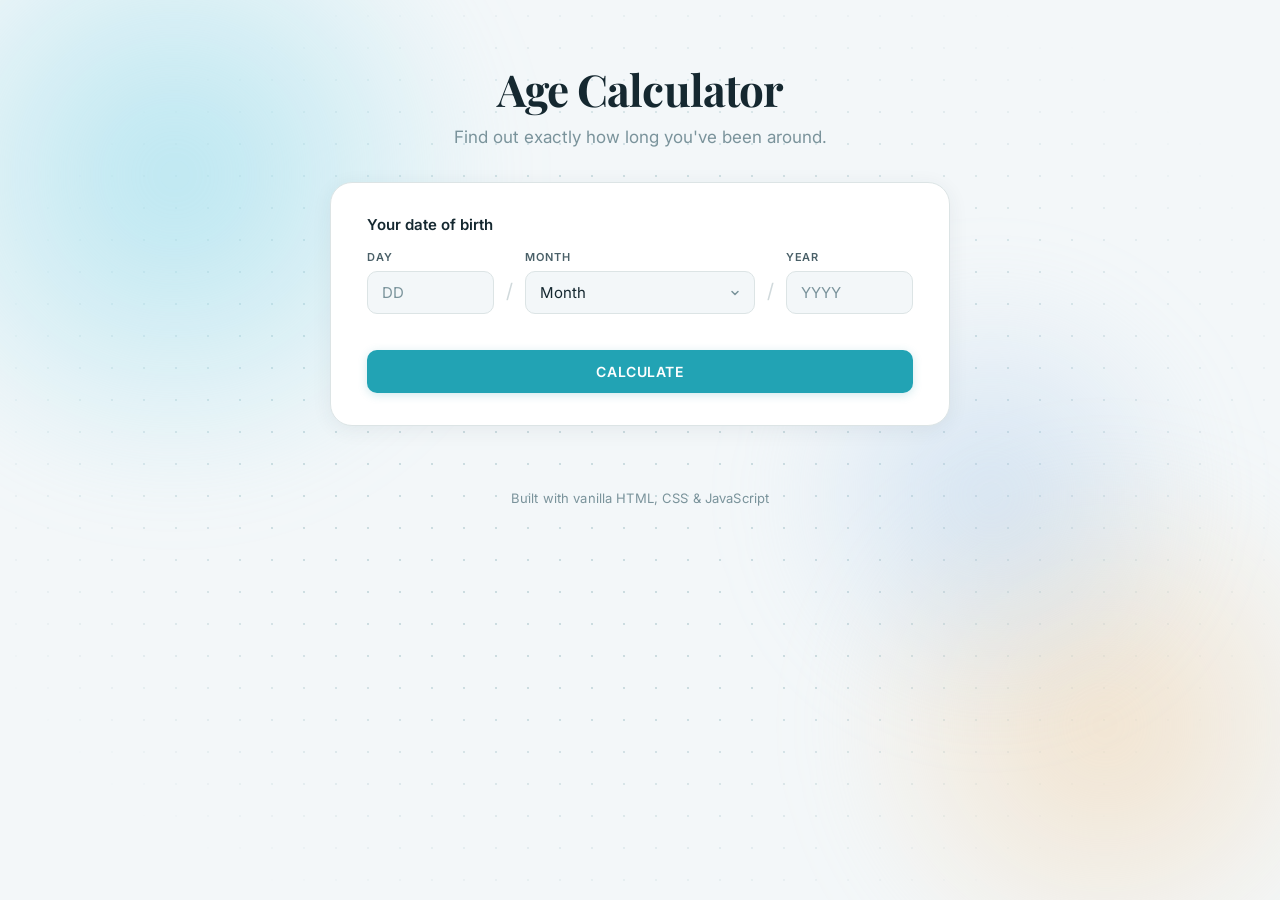
<file: AgeCalculator/index.html>
<!DOCTYPE html>
<html lang="en">
<head>
    <meta charset="UTF-8">
    <meta name="viewport" content="width=device-width, initial-scale=1.0">
    <meta name="description" content="Calculate your exact age in years, months, and days with a detailed lifetime breakdown.">
    <title>Age Calculator — Know Your Numbers</title>
    <link rel="preconnect" href="https://fonts.googleapis.com">
    <link rel="preconnect" href="https://fonts.gstatic.com" crossorigin>
    <link href="https://fonts.googleapis.com/css2?family=Inter:wght@400;500;600;700&family=Playfair+Display:ital,wght@0,400;0,700;1,400&display=swap" rel="stylesheet">
    <link rel="stylesheet" href="style.css">
</head>
<body>
    <!-- Decorative dots -->
    <div class="bg-dots" aria-hidden="true"></div>
    <div class="orb orb--teal" aria-hidden="true"></div>
    <div class="orb orb--warm" aria-hidden="true"></div>
    <div class="orb orb--blue" aria-hidden="true"></div>

    <main class="page">
        <!-- Hero / Input Section -->
        <section class="hero">
            <div class="hero-inner">
                <header class="header">
                    <h1 class="title">Age Calculator</h1>
                    <p class="subtitle">Find out exactly how long you've been around.</p>
                </header>

                <form id="ageForm" class="form-card" autocomplete="off" novalidate>
                    <span class="form-label">Your date of birth</span>
                    <div class="input-row">
                        <div class="field">
                            <label for="day">Day</label>
                            <input type="text" id="day" inputmode="numeric" placeholder="DD" maxlength="2">
                        </div>
                        <span class="sep" aria-hidden="true">/</span>
                        <div class="field field--month">
                            <label for="month">Month</label>
                            <div class="select-wrap">
                                <select id="month">
                                    <option value="" disabled selected>Month</option>
                                    <option value="1">January</option>
                                    <option value="2">February</option>
                                    <option value="3">March</option>
                                    <option value="4">April</option>
                                    <option value="5">May</option>
                                    <option value="6">June</option>
                                    <option value="7">July</option>
                                    <option value="8">August</option>
                                    <option value="9">September</option>
                                    <option value="10">October</option>
                                    <option value="11">November</option>
                                    <option value="12">December</option>
                                </select>
                                <svg class="select-arrow" width="12" height="12" viewBox="0 0 12 12" fill="none">
                                    <path d="M3 4.5L6 7.5L9 4.5" stroke="currentColor" stroke-width="1.5" stroke-linecap="round" stroke-linejoin="round"/>
                                </svg>
                            </div>
                        </div>
                        <span class="sep" aria-hidden="true">/</span>
                        <div class="field">
                            <label for="year">Year</label>
                            <input type="text" id="year" inputmode="numeric" placeholder="YYYY" maxlength="4">
                        </div>
                    </div>
                    <p id="errorMsg" class="error-msg" role="alert"></p>
                    <button type="submit" id="calculateBtn" class="btn">Calculate</button>
                </form>
            </div>
        </section>

        <!-- Results Section (full-width) -->
        <section id="results" class="results" aria-live="polite">
            <div class="results-inner">
                <!-- Left: Primary Age -->
                <div class="age-card">
                    <span class="section-label">Your Exact Age</span>
                    <div class="age-primary">
                        <div class="age-block">
                            <span id="ageYears" class="age-num">0</span>
                            <span class="age-tag">years</span>
                        </div>
                        <div class="age-block">
                            <span id="ageMonths" class="age-num">0</span>
                            <span class="age-tag">months</span>
                        </div>
                        <div class="age-block">
                            <span id="ageDays" class="age-num">0</span>
                            <span class="age-tag">days</span>
                        </div>
                    </div>
                    <div class="next-bday-bar">
                        <svg width="16" height="16" viewBox="0 0 16 16" fill="none"><path d="M8 1v3M4.5 5.5C4.5 4.12 5.62 3 7 3h2c1.38 0 2.5 1.12 2.5 2.5V6H4.5v-.5zM3 6h10v2.5c0 .83-.67 1.5-1.5 1.5h-7C3.67 10 3 9.33 3 8.5V6zM2 10h12v3.5c0 .83-.67 1.5-1.5 1.5h-9c-.83 0-1.5-.67-1.5-1.5V10z" stroke="currentColor" stroke-width="1.2" stroke-linecap="round" stroke-linejoin="round"/></svg>
                        <span>Next birthday in <strong id="nextBday">0</strong> days</span>
                    </div>
                    <!-- Born day & Zodiac inside age card -->
                    <div class="info-row">
                        <div class="info-chip">
                            <span class="info-label">Born on</span>
                            <span id="bornDay" class="info-value">--</span>
                        </div>
                        <div class="info-chip">
                            <span class="info-label">Zodiac</span>
                            <span id="zodiac" class="info-value">--</span>
                        </div>
                    </div>
                </div>

                <!-- Right: Stats -->
                <div class="stats-panel">
                    <h2 class="section-heading">Since you arrived...</h2>
                    <div class="stats-grid">
                        <div class="stat">
                            <div class="stat-icon stat-icon--days">
                                <svg width="18" height="18" viewBox="0 0 24 24" fill="none" stroke="currentColor" stroke-width="2" stroke-linecap="round" stroke-linejoin="round"><circle cx="12" cy="12" r="5"/><line x1="12" y1="1" x2="12" y2="3"/><line x1="12" y1="21" x2="12" y2="23"/><line x1="4.22" y1="4.22" x2="5.64" y2="5.64"/><line x1="18.36" y1="18.36" x2="19.78" y2="19.78"/><line x1="1" y1="12" x2="3" y2="12"/><line x1="21" y1="12" x2="23" y2="12"/><line x1="4.22" y1="19.78" x2="5.64" y2="18.36"/><line x1="18.36" y1="5.64" x2="19.78" y2="4.22"/></svg>
                            </div>
                            <span id="totalDays" class="stat-num">0</span>
                            <span class="stat-tag">Total Days</span>
                        </div>
                        <div class="stat">
                            <div class="stat-icon stat-icon--weeks">
                                <svg width="18" height="18" viewBox="0 0 24 24" fill="none" stroke="currentColor" stroke-width="2" stroke-linecap="round" stroke-linejoin="round"><path d="M2 6s1.5-2 5-2 5 2 5 2 1.5 2 5 2 5-2 5-2"/><path d="M2 12s1.5-2 5-2 5 2 5 2 1.5 2 5 2 5-2 5-2"/><path d="M2 18s1.5-2 5-2 5 2 5 2 1.5 2 5 2 5-2 5-2"/></svg>
                            </div>
                            <span id="totalWeeks" class="stat-num">0</span>
                            <span class="stat-tag">Total Weeks</span>
                        </div>
                        <div class="stat">
                            <div class="stat-icon stat-icon--hours">
                                <svg width="18" height="18" viewBox="0 0 24 24" fill="none" stroke="currentColor" stroke-width="2" stroke-linecap="round" stroke-linejoin="round"><circle cx="12" cy="12" r="10"/><polyline points="12 6 12 12 16 14"/></svg>
                            </div>
                            <span id="totalHours" class="stat-num">0</span>
                            <span class="stat-tag">Total Hours</span>
                        </div>
                        <div class="stat">
                            <div class="stat-icon stat-icon--minutes">
                                <svg width="18" height="18" viewBox="0 0 24 24" fill="none" stroke="currentColor" stroke-width="2" stroke-linecap="round" stroke-linejoin="round"><polygon points="13 2 3 14 12 14 11 22 21 10 12 10 13 2"/></svg>
                            </div>
                            <span id="totalMinutes" class="stat-num">0</span>
                            <span class="stat-tag">Total Minutes</span>
                        </div>
                    </div>
                </div>
            </div>
        </section>

        <footer class="footer">
            <p>Built with vanilla HTML, CSS & JavaScript</p>
        </footer>
    </main>

    <script src="script.js"></script>
</body>
</html>
</file>
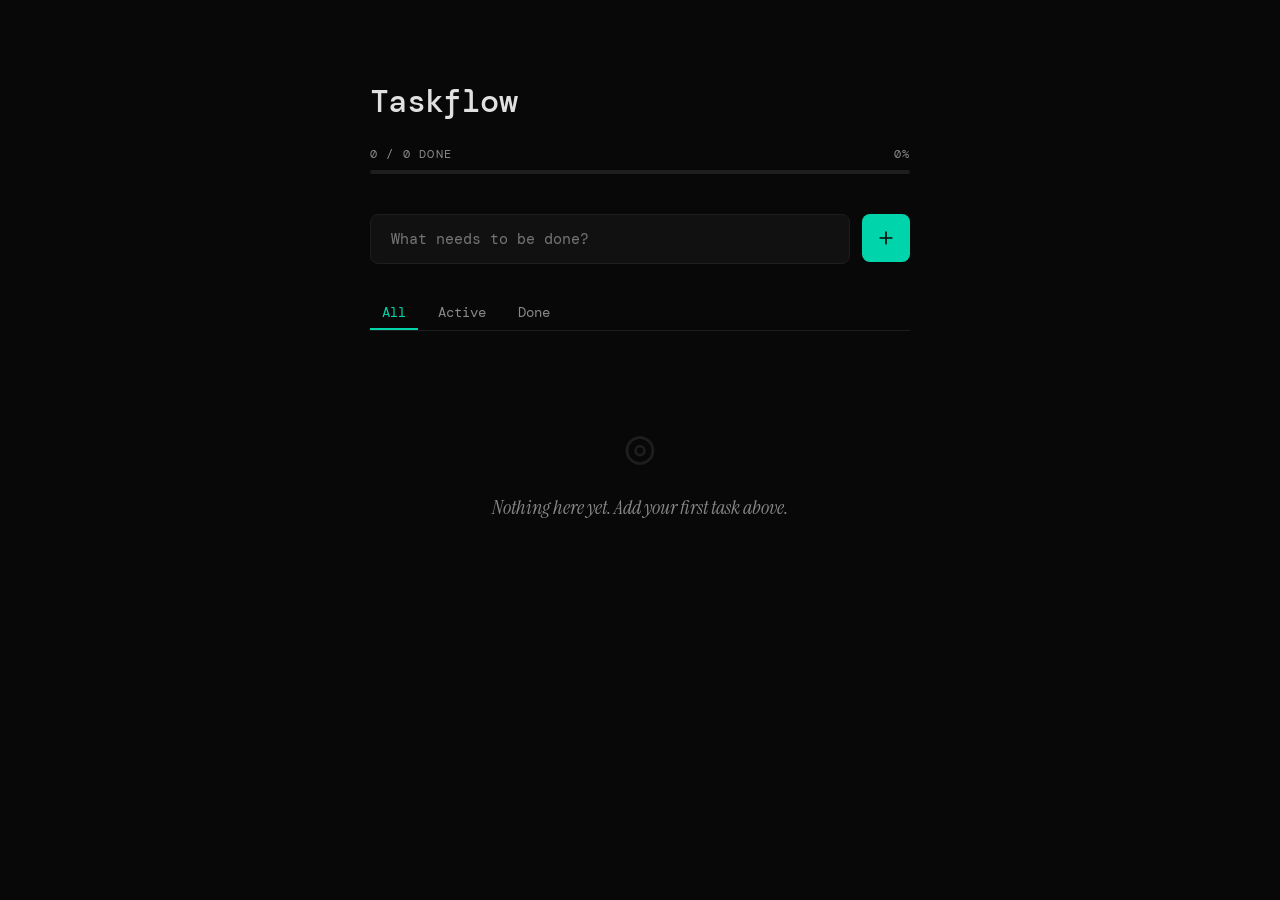
<file: ToDoList/index.html>
<!DOCTYPE html>
<html lang="en">
<head>
    <meta charset="UTF-8">
    <meta name="viewport" content="width=device-width, initial-scale=1.0">
    <title>Taskflow — Premium To-Do</title>
    <meta name="description" content="A cinematic, high-performance to-do list manager for focused productivity.">
    
    <!-- Fonts -->
    <link rel="preconnect" href="https://fonts.googleapis.com">
    <link rel="preconnect" href="https://fonts.gstatic.com" crossorigin>
    <link href="https://fonts.googleapis.com/css2?family=DM+Mono:ital,wght@0,300;0,400;0,500;1,300;1,400;1,500&family=Instrument+Serif:ital@0;1&display=swap" rel="stylesheet">
    
    <link rel="icon" type="image/svg+xml" href="data:image/svg+xml,<svg xmlns=%22http://www.w3.org/2000/svg%22 viewBox=%220 0 100 100%22><text y=%22.9em%22 font-size=%2290%22>◎</text></svg>">
    
    <link rel="stylesheet" href="style.css">
</head>
<body>
    <div class="grid-background"></div>
    
    <main class="app-container">
        <header class="app-header">
            <h1 class="app-title">Taskflow</h1>
            
            <div class="progress-section">
                <div class="progress-info">
                    <span id="progress-text">0 / 0 done</span>
                    <span id="progress-percentage">0%</span>
                </div>
                <div class="progress-bar-container">
                    <div id="progress-fill" class="progress-bar-fill"></div>
                </div>
            </div>
        </header>

        <section class="input-section">
            <div class="input-wrapper">
                <input type="text" id="task-input" placeholder="What needs to be done?" maxlength="120" autocomplete="off">
                <button id="add-task-btn" aria-label="Add Task">
                    <svg width="20" height="20" viewBox="0 0 24 24" fill="none" stroke="currentColor" stroke-width="2" stroke-linecap="round" stroke-linejoin="round"><line x1="12" y1="5" x2="12" y2="19"></line><line x1="5" y1="12" x2="19" y2="12"></line></svg>
                </button>
            </div>
        </section>

        <nav class="filter-nav">
            <button class="filter-btn active" data-filter="all">All</button>
            <button class="filter-btn" data-filter="active">Active</button>
            <button class="filter-btn" data-filter="done">Done</button>
        </nav>

        <ul id="task-list" class="task-list">
            <!-- Tasks will be rendered here -->
        </ul>

        <div id="empty-state" class="empty-state hidden">
            <div class="empty-icon">◎</div>
            <p id="empty-message" class="empty-message">Nothing here yet. Add your first task above.</p>
        </div>
    </main>

    <script src="script.js"></script>
</body>
</html>
</file>
<file: AgeCalculator/style.css>
/* ── Reset ───────────────────────────────────────────────── */

*, *::before, *::after {
    margin: 0;
    padding: 0;
    box-sizing: border-box;
}

html {
    scroll-behavior: smooth;
}

/* ── Tokens ──────────────────────────────────────────────── */

:root {
    --bg: #f3f7f9;
    --surface: #ffffff;
    --surface-tint: hsl(191, 48%, 93%);
    --border: hsl(190, 16%, 88%);
    --border-focus: hsl(187, 60%, 50%);
    --text: #152830;
    --text-secondary: #4a6068;
    --text-dim: #7a939b;
    --primary: hsl(187, 68%, 42%);
    --primary-hover: hsl(187, 68%, 36%);
    --primary-light: hsl(191, 50%, 92%);
    --error: #c44;
    --radius: 14px;
    --radius-lg: 22px;
    --shadow-sm: 0 1px 3px hsl(190 30% 20% / 0.04);
    --shadow: 0 2px 10px hsl(190 30% 20% / 0.06);
    --shadow-md: 0 4px 20px hsl(190 30% 20% / 0.07);
    --shadow-lg: 0 8px 32px hsl(190 30% 20% / 0.09);

    --font-sans: 'Inter', system-ui, -apple-system, sans-serif;
    --font-serif: 'Playfair Display', Georgia, 'Times New Roman', serif;
}

@media (prefers-color-scheme: dark) {
    :root {
        --bg: #091013;
        --surface: #111b1f;
        --surface-tint: #142125;
        --border: #1f3036;
        --border-focus: hsl(187, 50%, 45%);
        --text: #ecf3f5;
        --text-secondary: #9cb1b8;
        --text-dim: #6b828a;
        --primary: hsl(187, 60%, 45%);
        --primary-hover: hsl(187, 60%, 55%);
        --primary-light: #162a30;
        --error: #e56565;
        --shadow-sm: 0 1px 3px rgba(0, 0, 0, 0.4);
        --shadow: 0 2px 10px rgba(0, 0, 0, 0.5);
        --shadow-md: 0 4px 20px rgba(0, 0, 0, 0.6);
        --shadow-lg: 0 8px 32px rgba(0, 0, 0, 0.7);
    }

    .bg-dots {
        background-image: radial-gradient(circle, hsl(190 25% 65% / 0.15) 1px, transparent 1px);
    }

    .orb--teal {
        background: radial-gradient(circle, hsl(187 80% 40% / 0.12), transparent 70%);
    }

    .orb--warm {
        background: radial-gradient(circle, hsl(34 70% 60% / 0.12), transparent 70%);
    }

    .orb--blue {
        background: radial-gradient(circle, hsl(210 60% 60% / 0.1), transparent 70%);
    }

    .age-card,
    .stat {
        border-color: var(--border);
    }

    .next-bday-bar,
    .info-chip {
        background: hsl(191 30% 18% / 0.6);
    }
}

/* ── Base ────────────────────────────────────────────────── */

body {
    font-family: var(--font-sans);
    background: var(--bg);
    color: var(--text);
    min-height: 100vh;
    -webkit-font-smoothing: antialiased;
    -moz-osx-font-smoothing: grayscale;
    overflow-x: hidden;
}

::selection {
    background: var(--primary);
    color: #fff;
}

/* ── Decorative Background ───────────────────────────────── */

.bg-dots {
    position: fixed;
    inset: 0;
    z-index: 0;
    pointer-events: none;
    background-image: radial-gradient(circle, hsl(190 25% 65% / 0.4) 1px, transparent 1px);
    background-size: 32px 32px;
    mask-image: radial-gradient(ellipse at center, black 40%, transparent 80%);
    -webkit-mask-image: radial-gradient(ellipse at center, black 40%, transparent 80%);
}

.orb {
    position: fixed;
    border-radius: 50%;
    pointer-events: none;
    z-index: 0;
    filter: blur(40px);
    animation: float 20s ease-in-out infinite alternate;
}

.orb--teal {
    width: 650px;
    height: 650px;
    background: radial-gradient(circle, hsl(191 70% 75% / 0.6), transparent 70%);
    top: -150px;
    left: -150px;
    animation-delay: 0s;
}

.orb--warm {
    width: 550px;
    height: 550px;
    background: radial-gradient(circle, hsl(34 70% 82% / 0.6), transparent 70%);
    bottom: -100px;
    right: -100px;
    animation-delay: -5s;
}

.orb--blue {
    width: 450px;
    height: 450px;
    background: radial-gradient(circle, hsl(210 60% 82% / 0.5), transparent 70%);
    top: 30%;
    right: 5%;
    animation-delay: -10s;
}

@keyframes float {
    0% {
        transform: translate(0, 0) scale(1);
    }
    100% {
        transform: translate(30px, 40px) scale(1.1);
    }
}

/* ── Page Layout ─────────────────────────────────────────── */

.page {
    position: relative;
    z-index: 1;
    min-height: 100vh;
    display: flex;
    flex-direction: column;
    align-items: center;
}

/* ── Hero Section (Form) ─────────────────────────────────── */

.hero {
    width: 100%;
    display: flex;
    justify-content: center;
    padding: 4rem 2rem 2rem;
}

.hero-inner {
    width: 100%;
    max-width: 620px;
}

/* ── Header ──────────────────────────────────────────────── */

.header {
    text-align: center;
    margin-bottom: 2rem;
}

.title {
    font-family: var(--font-serif);
    font-size: 2.75rem;
    font-weight: 700;
    letter-spacing: -0.02em;
    line-height: 1.15;
    color: var(--text);
}

.subtitle {
    font-family: var(--font-sans);
    font-size: 1.0625rem;
    color: var(--text-dim);
    font-weight: 400;
    margin-top: 0.625rem;
    line-height: 1.5;
}

/* ── Form Card ───────────────────────────────────────────── */

.form-card {
    background: var(--surface);
    border: 1px solid var(--border);
    border-radius: var(--radius-lg);
    padding: 2rem 2.25rem;
    box-shadow: var(--shadow-md);
}

.form-label {
    display: block;
    font-size: 0.9375rem;
    font-weight: 600;
    color: var(--text);
    margin-bottom: 1rem;
}

/* ── Input Row ───────────────────────────────────────────── */

.input-row {
    display: flex;
    align-items: flex-end;
    gap: 0.75rem;
}

.field {
    flex: 1;
}

.field--month {
    flex: 1.8;
}

.field label {
    display: block;
    font-size: 0.6875rem;
    font-weight: 600;
    text-transform: uppercase;
    letter-spacing: 0.08em;
    color: var(--text-secondary);
    margin-bottom: 0.4375rem;
}

.field input,
.field select {
    width: 100%;
    background: var(--bg);
    border: 1.5px solid var(--border);
    border-radius: 10px;
    color: var(--text);
    font-family: var(--font-sans);
    font-size: 0.9375rem;
    padding: 0.6875rem 0.875rem;
    outline: none;
    transition: border-color 0.2s ease, box-shadow 0.2s ease;
}

.field input::placeholder {
    color: var(--text-dim);
}

.field input:focus,
.field select:focus {
    border-color: var(--border-focus);
    box-shadow: 0 0 0 3px hsl(187 60% 50% / 0.12);
}

.field input.invalid,
.field select.invalid {
    border-color: var(--error);
    box-shadow: 0 0 0 3px hsl(0 60% 50% / 0.08);
}

/* ── Custom Select ───────────────────────────────────────── */

.select-wrap {
    position: relative;
}

.select-wrap select {
    appearance: none;
    -webkit-appearance: none;
    cursor: pointer;
    padding-right: 2.5rem;
}

.select-wrap select option {
    background: var(--surface);
    color: var(--text);
}

.select-arrow {
    position: absolute;
    right: 0.875rem;
    top: 50%;
    transform: translateY(-50%);
    color: var(--text-dim);
    pointer-events: none;
}

/* ── Separator ───────────────────────────────────────────── */

.sep {
    color: var(--text-dim);
    opacity: 0.35;
    font-size: 1.25rem;
    padding-bottom: 0.6875rem;
    user-select: none;
    flex-shrink: 0;
}

/* ── Error ────────────────────────────────────────────────── */

.error-msg {
    font-size: 0.8125rem;
    color: var(--error);
    min-height: 1.25rem;
    margin-top: 0.625rem;
    opacity: 0;
    transition: opacity 0.2s ease;
}

.error-msg.visible {
    opacity: 1;
}

/* ── Button ──────────────────────────────────────────────── */

.btn {
    display: block;
    width: 100%;
    padding: 0.8125rem;
    margin-top: 0.375rem;
    background: var(--primary);
    border: none;
    border-radius: 10px;
    color: #fff;
    font-family: var(--font-sans);
    font-size: 0.875rem;
    font-weight: 600;
    letter-spacing: 0.04em;
    text-transform: uppercase;
    cursor: pointer;
    transition: background 0.2s ease, transform 0.15s ease, box-shadow 0.2s ease;
    box-shadow: 0 2px 10px hsl(187 60% 42% / 0.22);
}

.btn:hover {
    background: var(--primary-hover);
    box-shadow: 0 4px 16px hsl(187 60% 42% / 0.32);
    transform: translateY(-1px);
}

.btn:active {
    transform: translateY(0) scale(0.995);
}

/* ── Results Section ─────────────────────────────────────── */

.results {
    width: 100%;
    display: none;
    padding: 0 2rem 2rem;
}

.results.visible {
    display: block;
    animation: fadeUp 0.5s cubic-bezier(0.16, 1, 0.3, 1) forwards;
}

.results-inner {
    max-width: 1100px;
    margin: 0 auto;
    display: grid;
    grid-template-columns: 1fr 1fr;
    gap: 1.25rem;
    align-items: start;
}

/* ── Section Label ───────────────────────────────────────── */

.section-label {
    display: block;
    font-family: var(--font-sans);
    font-size: 0.75rem;
    font-weight: 700;
    text-transform: uppercase;
    letter-spacing: 0.2em;
    color: var(--primary);
    margin-bottom: 1.25rem;
}

.section-heading {
    font-family: var(--font-serif);
    font-size: 1.625rem;
    font-weight: 400;
    font-style: italic;
    color: var(--text);
    margin-bottom: 1rem;
    letter-spacing: -0.01em;
}

/* ── Age Card (Left Column) ──────────────────────────────── */

.age-card {
    background: var(--surface-tint);
    border: 1px solid hsl(190 28% 86%);
    border-radius: var(--radius-lg);
    padding: 2rem 2.25rem;
    box-shadow: var(--shadow-sm);
}

.age-primary {
    display: flex;
    justify-content: flex-start;
    align-items: baseline;
    gap: 0.5rem;
    flex-wrap: wrap;
}

.age-block {
    display: flex;
    align-items: baseline;
    gap: 0.375rem;
    margin-right: 0.75rem;
}

.age-num {
    font-family: var(--font-serif);
    font-size: 3.5rem;
    font-weight: 700;
    line-height: 1;
    letter-spacing: -0.03em;
    color: var(--text);
}

.age-tag {
    font-family: var(--font-sans);
    font-size: 1.0625rem;
    font-weight: 400;
    color: var(--text-secondary);
}

/* ── Next Birthday Bar ───────────────────────────────────── */

.next-bday-bar {
    display: flex;
    align-items: center;
    gap: 0.5rem;
    margin-top: 1.25rem;
    padding: 0.625rem 1rem;
    background: hsl(190 30% 88% / 0.6);
    border-radius: 10px;
    font-size: 0.875rem;
    color: var(--text-secondary);
}

.next-bday-bar svg {
    flex-shrink: 0;
    color: var(--primary);
}

.next-bday-bar strong {
    color: var(--primary);
    font-weight: 700;
}

/* ── Info Row (inside age card) ───────────────────────────── */

.info-row {
    display: flex;
    gap: 0.625rem;
    margin-top: 1rem;
}

.info-chip {
    flex: 1;
    background: hsl(190 30% 88% / 0.4);
    border-radius: 10px;
    padding: 0.75rem 1rem;
    display: flex;
    flex-direction: column;
    opacity: 0;
}

.results.visible .info-chip {
    animation: fadeSlideIn 0.4s ease forwards;
    animation-delay: 0.3s;
}

.info-label {
    font-size: 0.6875rem;
    font-weight: 600;
    text-transform: uppercase;
    letter-spacing: 0.06em;
    color: var(--text-dim);
}

.info-value {
    font-family: var(--font-serif);
    font-size: 1.25rem;
    font-weight: 400;
    color: var(--text);
    margin-top: 0.125rem;
}

/* ── Stats Panel (Right Column) ──────────────────────────── */

.stats-panel {
    padding-top: 0.25rem;
}

.stats-grid {
    display: grid;
    grid-template-columns: 1fr 1fr;
    gap: 0.75rem;
}

.stat {
    background: var(--primary-light);
    border: 1px solid hsl(190 28% 86%);
    border-radius: var(--radius);
    padding: 1.125rem 1rem 1.25rem;
    display: flex;
    flex-direction: column;
    opacity: 0;
    transition: transform 0.2s ease, box-shadow 0.2s ease;
}

.stat:hover {
    transform: translateY(-3px);
    box-shadow: var(--shadow);
}

.results.visible .stat {
    animation: fadeSlideIn 0.4s ease forwards;
}

.results.visible .stat:nth-child(1) { animation-delay: 0.06s; }
.results.visible .stat:nth-child(2) { animation-delay: 0.12s; }
.results.visible .stat:nth-child(3) { animation-delay: 0.18s; }
.results.visible .stat:nth-child(4) { animation-delay: 0.24s; }

/* ── Stat Icon ───────────────────────────────────────────── */

.stat-icon {
    width: 34px;
    height: 34px;
    border-radius: 50%;
    display: flex;
    align-items: center;
    justify-content: center;
    margin-bottom: 0.75rem;
    color: var(--primary);
}

.stat-icon--days   { background: hsl(191 45% 86%); }
.stat-icon--weeks  { background: hsl(187 45% 86%); }
.stat-icon--hours  { background: hsl(195 35% 88%); }
.stat-icon--minutes { background: hsl(191 40% 87%); }

/* ── Stat Text ───────────────────────────────────────────── */

.stat-num {
    font-family: var(--font-serif);
    font-size: 1.75rem;
    font-weight: 700;
    letter-spacing: -0.02em;
    line-height: 1.15;
    color: var(--text);
}

.stat-tag {
    font-family: var(--font-sans);
    font-size: 0.6875rem;
    font-weight: 600;
    text-transform: uppercase;
    letter-spacing: 0.06em;
    color: var(--text-dim);
    margin-top: 0.25rem;
}

/* ── Footer ──────────────────────────────────────────────── */

.footer {
    padding: 2rem 2rem 2.5rem;
    text-align: center;
    width: 100%;
}

.footer p {
    font-size: 0.8125rem;
    color: var(--text-dim);
    letter-spacing: 0.01em;
}

/* ── Animations ──────────────────────────────────────────── */

@keyframes fadeUp {
    from {
        opacity: 0;
        transform: translateY(16px);
    }
    to {
        opacity: 1;
        transform: translateY(0);
    }
}

@keyframes fadeSlideIn {
    from { opacity: 0; transform: translateY(10px); }
    to { opacity: 1; transform: translateY(0); }
}

/* ── Responsive ──────────────────────────────────────────── */

@media (max-width: 900px) {
    .results-inner {
        grid-template-columns: 1fr;
        max-width: 620px;
    }

    .stats-grid {
        grid-template-columns: repeat(4, 1fr);
    }
}

@media (max-width: 600px) {
    .hero {
        padding: 2.5rem 1rem 1.5rem;
    }

    .results {
        padding: 0 1rem 1.5rem;
    }

    .title {
        font-size: 2rem;
    }

    .form-card {
        padding: 1.5rem;
    }

    .input-row {
        flex-wrap: wrap;
        gap: 0.5rem;
    }

    .sep {
        display: none;
    }

    .field {
        flex: 1 1 40%;
    }

    .field--month {
        flex: 1 1 100%;
        order: -1;
    }

    .age-card {
        padding: 1.5rem;
    }

    .age-num {
        font-size: 2.75rem;
    }

    .age-tag {
        font-size: 0.9375rem;
    }

    .stats-grid {
        grid-template-columns: 1fr 1fr;
    }

    .stat-num {
        font-size: 1.25rem;
    }

    .section-heading {
        font-size: 1.375rem;
    }
}
</file>
<file: ToDoList/style.css>
:root {
    --bg-color: #080808;
    --surface-color: #111111;
    --surface-hover: #161616;
    --surface-done: #2a2a2a;
    --border-color: #1e1e1e;
    --text-primary: #e0e0e0;
    --text-secondary: #888888;
    --accent-color: #00d4aa;
    --accent-muted: rgba(0, 212, 170, 0.1);
    --danger-color: #ff4d4d;
    --font-main: 'DM Mono', monospace;
    --font-serif: 'Instrument Serif', serif;
    --transition-fast: 0.2s ease;
    --transition-smooth: 0.5s cubic-bezier(0.4, 0, 0.2, 1);
}

* {
    margin: 0;
    padding: 0;
    box-sizing: border-box;
    -webkit-font-smoothing: antialiased;
}

body {
    background-color: var(--bg-color);
    color: var(--text-primary);
    font-family: var(--font-main);
    min-height: 100vh;
    display: flex;
    justify-content: center;
    overflow-x: hidden;
}

/* Scrollbar Styling */
::-webkit-scrollbar {
    width: 6px;
}

::-webkit-scrollbar-track {
    background: var(--bg-color);
}

::-webkit-scrollbar-thumb {
    background: var(--border-color);
    border-radius: 10px;
}

::-webkit-scrollbar-thumb:hover {
    background: var(--text-secondary);
}

/* Background Grid */
.grid-background {
    position: fixed;
    top: 0;
    left: 0;
    width: 100%;
    height: 100%;
    background-image: 
        linear-gradient(rgba(30, 30, 30, 0.03) 1px, transparent 1px),
        linear-gradient(90deg, rgba(30, 30, 30, 0.03) 1px, transparent 1px);
    background-size: 40px 40px;
    z-index: -1;
    pointer-events: none;
}

/* App Layout */
.app-container {
    width: 100%;
    max-width: 580px;
    padding: 80px 20px 48px;
    opacity: 0;
    transform: translateY(20px);
}

.app-container.visible {
    opacity: 1;
    transform: translateY(0);
    transition: opacity 0.8s ease, transform 0.8s ease;
}

/* Header & Progress */
.app-header {
    margin-bottom: 40px;
}

.app-title {
    font-size: 2rem;
    font-weight: 500;
    margin-bottom: 24px;
    letter-spacing: -0.02em;
    color: var(--text-primary);
}

.progress-section {
    margin-bottom: 24px;
}

.progress-info {
    display: flex;
    justify-content: space-between;
    font-size: 0.75rem;
    color: var(--text-secondary);
    margin-bottom: 8px;
    text-transform: uppercase;
    letter-spacing: 0.1em;
}

.progress-bar-container {
    height: 4px;
    background: var(--border-color);
    border-radius: 2px;
    overflow: hidden;
}

.progress-bar-fill {
    height: 100%;
    background: var(--accent-color);
    width: 0%;
    transition: width var(--transition-smooth);
    box-shadow: 0 0 10px var(--accent-muted);
}

/* Input Section */
.input-section {
    margin-bottom: 32px;
}

.input-wrapper {
    position: relative;
    display: flex;
    gap: 12px;
}

#task-input {
    flex: 1;
    background: var(--surface-color);
    border: 1px solid var(--border-color);
    padding: 14px 20px;
    border-radius: 8px;
    color: var(--text-primary);
    font-family: var(--font-main);
    font-size: 0.95rem;
    transition: border-color var(--transition-fast), box-shadow var(--transition-fast);
}

#task-input:focus {
    outline: none;
    border-color: var(--accent-color);
    box-shadow: 0 0 0 4px var(--accent-muted);
}

#add-task-btn {
    background: var(--accent-color);
    color: var(--bg-color);
    border: none;
    width: 48px;
    height: 48px;
    border-radius: 8px;
    cursor: pointer;
    display: flex;
    align-items: center;
    justify-content: center;
    transition: transform var(--transition-fast), opacity var(--transition-fast);
}

#add-task-btn:hover {
    transform: scale(1.05);
}

#add-task-btn:active {
    transform: scale(0.95);
}

/* Filter Navigation */
.filter-nav {
    display: flex;
    gap: 8px;
    margin-bottom: 24px;
    border-bottom: 1px solid var(--border-color);
    padding-bottom: 1px;
}

.filter-btn {
    background: none;
    border: none;
    color: var(--text-secondary);
    font-family: var(--font-main);
    font-size: 0.85rem;
    padding: 8px 12px;
    cursor: pointer;
    position: relative;
    transition: color var(--transition-fast);
}

.filter-btn:hover {
    color: var(--text-primary);
}

.filter-btn.active {
    color: var(--accent-color);
}

.filter-btn.active::after {
    content: '';
    position: absolute;
    bottom: -1px;
    left: 0;
    width: 100%;
    height: 2px;
    background: var(--accent-color);
}

/* Task List */
.task-list {
    list-style: none;
}

.task-item {
    background: var(--surface-color);
    border: 1px solid var(--border-color);
    border-radius: 12px;
    padding: 16px 20px;
    margin-bottom: 12px;
    display: flex;
    align-items: center;
    gap: 16px;
    animation: slideIn 0.4s cubic-bezier(0.16, 1, 0.3, 1) forwards;
    transition: background var(--transition-fast), transform var(--transition-fast), opacity var(--transition-fast);
}

@keyframes slideIn {
    from {
        opacity: 0;
        transform: translateX(-20px);
    }
    to {
        opacity: 1;
        transform: translateX(0);
    }
}

.task-item.removing {
    opacity: 0;
    transform: translateX(40px);
    pointer-events: none;
}

.task-item:hover {
    background: var(--surface-hover);
}

.task-item.done {
    background: var(--surface-done);
    opacity: 0.7;
}

/* Task Content */
.task-checkbox {
    appearance: none;
    width: 20px;
    height: 20px;
    border: 2px solid var(--border-color);
    border-radius: 6px;
    cursor: pointer;
    position: relative;
    transition: all var(--transition-fast);
    flex-shrink: 0;
}

.task-checkbox:checked {
    background: var(--accent-color);
    border-color: var(--accent-color);
}

.task-checkbox:checked::after {
    content: '✓';
    position: absolute;
    top: 50%;
    left: 50%;
    transform: translate(-50%, -50%);
    color: var(--bg-color);
    font-size: 12px;
    font-weight: bold;
}

.task-text-wrapper {
    flex: 1;
    overflow: hidden;
}

.task-text {
    font-size: 0.95rem;
    color: var(--text-primary);
    word-break: break-word;
    transition: color var(--transition-fast);
}

.task-item.done .task-text {
    text-decoration: line-through;
    color: var(--text-secondary);
}

.task-date {
    display: block;
    font-size: 0.7rem;
    color: var(--text-secondary);
    margin-top: 4px;
    opacity: 0.6;
}

/* Edit Mode */
.edit-input {
    width: 100%;
    background: transparent;
    border: none;
    border-bottom: 1px solid var(--accent-color);
    color: var(--text-primary);
    font-family: var(--font-main);
    font-size: 0.95rem;
    padding: 2px 0;
}

.edit-input:focus {
    outline: none;
}

/* Actions */
.task-actions {
    display: flex;
    gap: 8px;
    opacity: 0;
    transition: opacity var(--transition-fast);
}

.task-item:hover .task-actions {
    opacity: 1;
}

.action-btn {
    background: none;
    border: none;
    color: var(--text-secondary);
    cursor: pointer;
    padding: 4px;
    border-radius: 4px;
    transition: all var(--transition-fast);
}

.action-btn:hover {
    background: var(--border-color);
    color: var(--text-primary);
}

.action-btn.delete:hover {
    color: var(--danger-color);
    background: rgba(255, 77, 77, 0.1);
}

/* Empty State */
.empty-state {
    text-align: center;
    padding: 60px 20px;
}

.empty-state.hidden {
    display: none;
}

.empty-icon {
    font-size: 3rem;
    color: var(--border-color);
    margin-bottom: 16px;
}

.empty-message {
    font-family: var(--font-serif);
    font-style: italic;
    font-size: 1.25rem;
    color: var(--text-secondary);
}

/* Responsive */
@media (max-width: 480px) {
    .app-container {
        padding-top: 40px;
    }
    
    .app-title {
        font-size: 1.5rem;
    }
}
</file>
